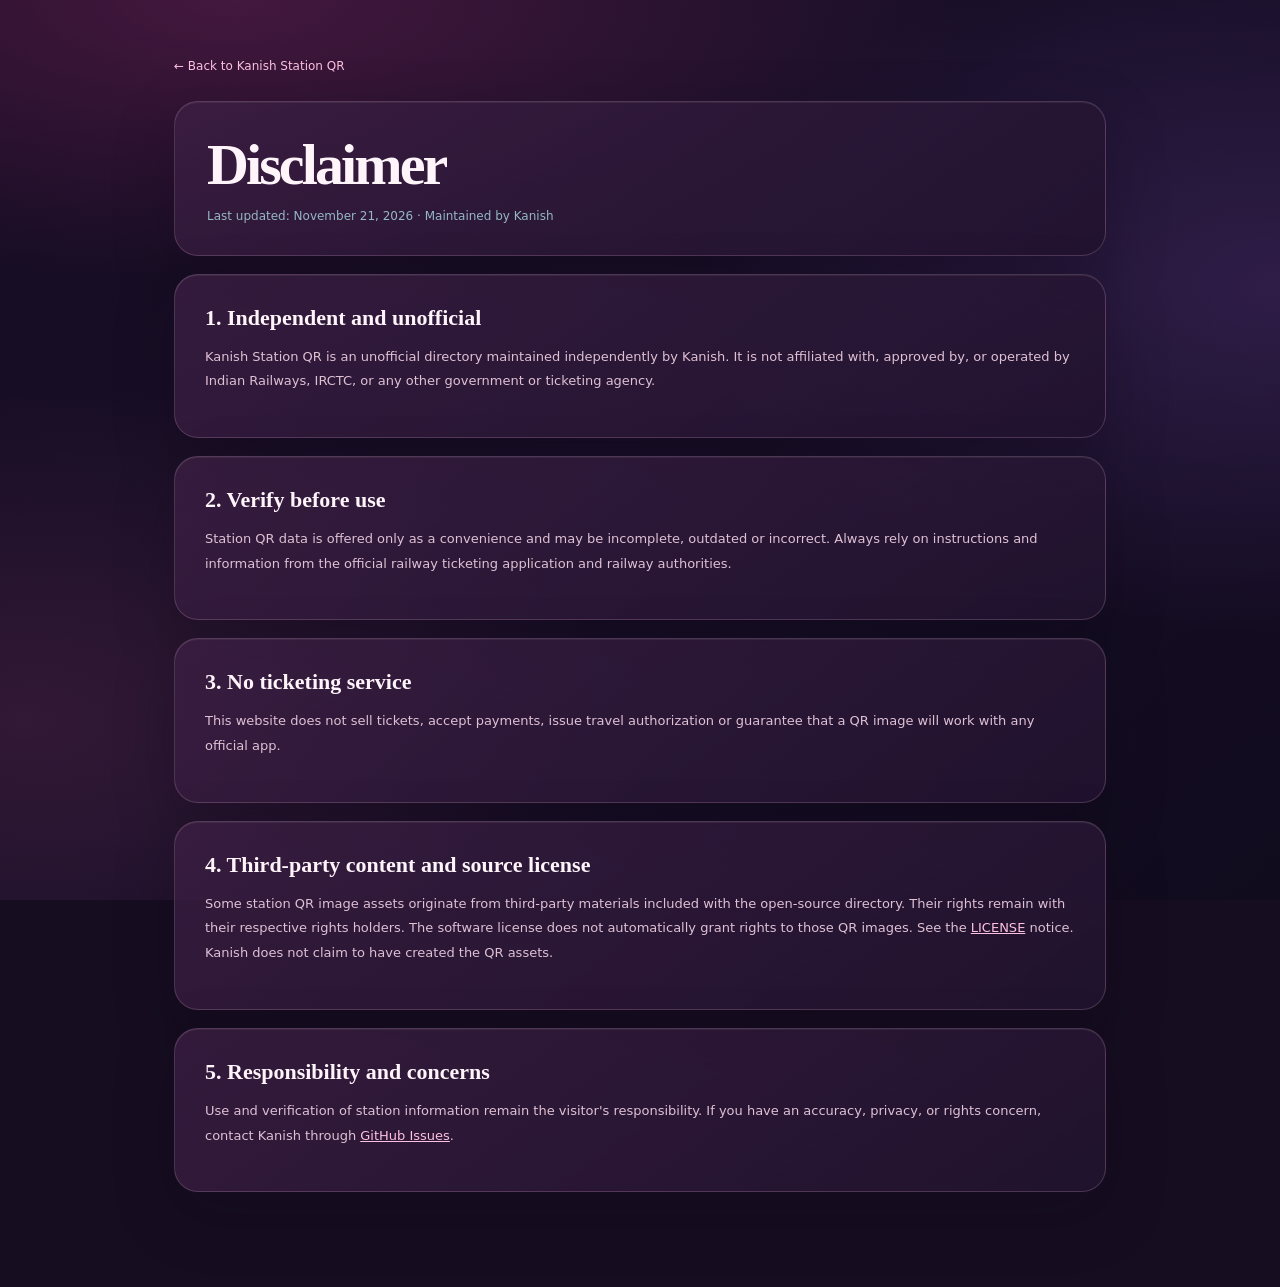
<file: disclaimer.html>
<!doctype html>
<html lang="en-IN">
<head>
  <meta charset="UTF-8" />
  <meta name="viewport" content="width=device-width, initial-scale=1.0" />
  <meta name="description" content="Important unofficial service and third-party asset notice for Kanish Station QR." />
  <meta name="theme-color" content="#081523" />
  <meta property="og:title" content="Disclaimer | Kanish Station QR" />
  <link rel="canonical" href="https://utsqr-station-directory.pages.dev/disclaimer.html" />
  <link rel="stylesheet" href="styles.css" />
  <link rel="stylesheet" href="love.css" />
  <title>Disclaimer | Kanish Station QR</title>
</head>
<body class="policy-body">
  <main class="policy-main">
    <a class="policy-back" href="index.html">← Back to Kanish Station QR</a>
    <section class="panel policy-hero"><h1>Disclaimer</h1><p>Last updated: November 21, 2026 · Maintained by Kanish</p></section>
    <section class="panel policy-section"><h2>1. Independent and unofficial</h2><p>Kanish Station QR is an unofficial directory maintained independently by Kanish. It is not affiliated with, approved by, or operated by Indian Railways, IRCTC, or any other government or ticketing agency.</p></section>
    <section class="panel policy-section"><h2>2. Verify before use</h2><p>Station QR data is offered only as a convenience and may be incomplete, outdated or incorrect. Always rely on instructions and information from the official railway ticketing application and railway authorities.</p></section>
    <section class="panel policy-section"><h2>3. No ticketing service</h2><p>This website does not sell tickets, accept payments, issue travel authorization or guarantee that a QR image will work with any official app.</p></section>
    <section class="panel policy-section"><h2>4. Third-party content and source license</h2><p>Some station QR image assets originate from third-party materials included with the open-source directory. Their rights remain with their respective rights holders. The software license does not automatically grant rights to those QR images. See the <a href="LICENSE">LICENSE</a> notice. Kanish does not claim to have created the QR assets.</p></section>
    <section class="panel policy-section"><h2>5. Responsibility and concerns</h2><p>Use and verification of station information remain the visitor's responsibility. If you have an accuracy, privacy, or rights concern, contact Kanish through <a href="https://github.com/arpit-ae/utsqr/issues" target="_blank" rel="noopener noreferrer">GitHub Issues</a>.</p></section>
  </main>
</body>
</html>
</file>
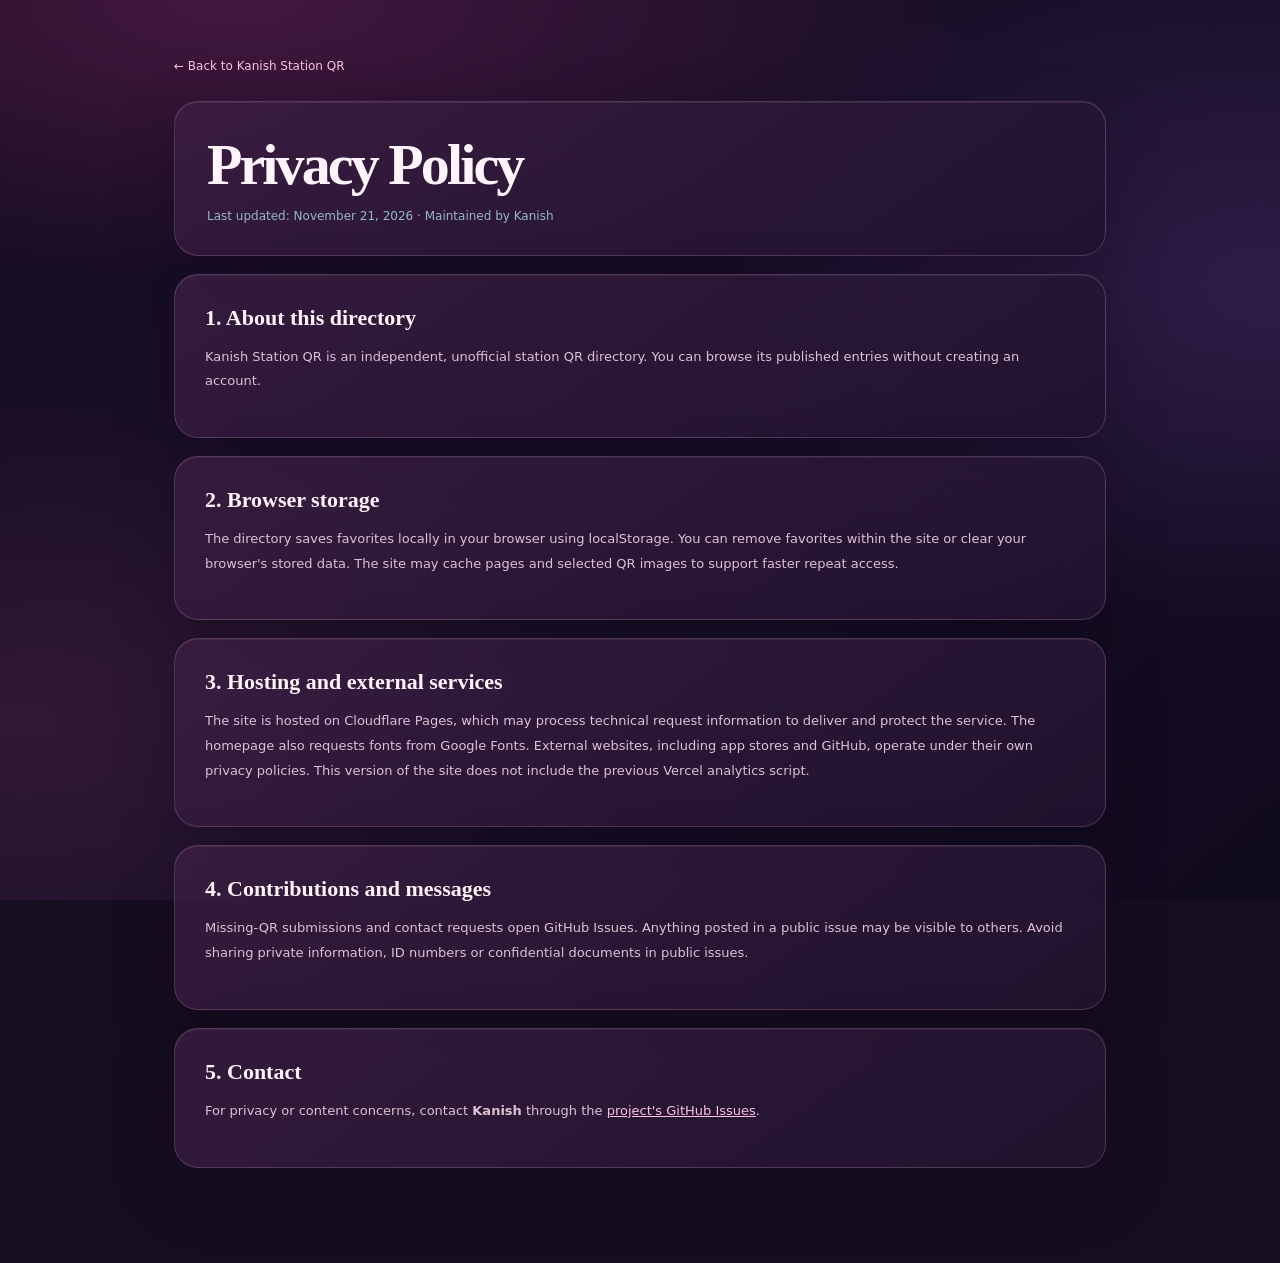
<file: privacy.html>
<!doctype html>
<html lang="en-IN">
<head>
  <meta charset="UTF-8" />
  <meta name="viewport" content="width=device-width, initial-scale=1.0" />
  <meta name="description" content="Privacy information for Kanish Station QR, an independent unofficial station directory." />
  <meta name="theme-color" content="#081523" />
  <meta property="og:title" content="Privacy Policy | Kanish Station QR" />
  <meta property="og:description" content="How Kanish Station QR handles browser favorites, contributions and external services." />
  <link rel="canonical" href="https://utsqr-station-directory.pages.dev/privacy.html" />
  <link rel="stylesheet" href="styles.css" />
  <link rel="stylesheet" href="love.css" />
  <title>Privacy Policy | Kanish Station QR</title>
</head>
<body class="policy-body">
  <main class="policy-main">
    <a class="policy-back" href="index.html">← Back to Kanish Station QR</a>
    <section class="panel policy-hero"><h1>Privacy Policy</h1><p>Last updated: November 21, 2026 · Maintained by Kanish</p></section>
    <section class="panel policy-section"><h2>1. About this directory</h2><p>Kanish Station QR is an independent, unofficial station QR directory. You can browse its published entries without creating an account.</p></section>
    <section class="panel policy-section"><h2>2. Browser storage</h2><p>The directory saves favorites locally in your browser using localStorage. You can remove favorites within the site or clear your browser's stored data. The site may cache pages and selected QR images to support faster repeat access.</p></section>
    <section class="panel policy-section"><h2>3. Hosting and external services</h2><p>The site is hosted on Cloudflare Pages, which may process technical request information to deliver and protect the service. The homepage also requests fonts from Google Fonts. External websites, including app stores and GitHub, operate under their own privacy policies. This version of the site does not include the previous Vercel analytics script.</p></section>
    <section class="panel policy-section"><h2>4. Contributions and messages</h2><p>Missing-QR submissions and contact requests open GitHub Issues. Anything posted in a public issue may be visible to others. Avoid sharing private information, ID numbers or confidential documents in public issues.</p></section>
    <section class="panel policy-section"><h2>5. Contact</h2><p>For privacy or content concerns, contact <strong>Kanish</strong> through the <a href="https://github.com/arpit-ae/utsqr/issues" target="_blank" rel="noopener noreferrer">project's GitHub Issues</a>.</p></section>
  </main>
</body>
</html>
</file>
<file: styles.css>
/* KANISH STATION QR — independent design system */
:root{
  color-scheme:dark;
  --bg:#071521;
  --bg-deep:#06111c;
  --surface:#0d2030;
  --surface-raised:#142b3b;
  --border:rgba(180,230,241,.15);
  --border-strong:rgba(178,231,240,.28);
  --ink:#f2f9ff;
  --soft-ink:#aabfcf;
  --muted:#819bab;
  --mint:#83f5d8;
  --sky:#8bbbff;
  --lime:#cef9b0;
  --warn:#ffd391;
  --error:#ff9da5;
  --ok:#83f5d8;
  --accent:#83f5d8;
  --accent-2:#8bbbff;
  --radius:24px;
  --ease:cubic-bezier(.22,1,.36,1);
}
*{box-sizing:border-box}
html{scroll-behavior:smooth;scroll-padding-top:110px}
body{margin:0;min-height:100vh;overflow-x:hidden;background:var(--bg);color:var(--ink);font-family:Manrope,system-ui,sans-serif;-webkit-font-smoothing:antialiased}
body::before{content:"";position:fixed;inset:0;z-index:-3;background:radial-gradient(ellipse 70% 45% at 15% 0%,#173d46 0%,transparent 68%),radial-gradient(ellipse 45% 35% at 95% 10%,#172c4a 0%,transparent 72%),linear-gradient(#071521,#071521);pointer-events:none}
::selection{background:#9eeed8;color:#062e32}
a{color:inherit}
button,input{font:inherit}
button{cursor:pointer}
button:disabled{cursor:not-allowed;opacity:.52}
:focus-visible{outline:2px solid var(--mint);outline-offset:4px}
[hidden]{display:none!important}
.skip-link{position:fixed;z-index:200;left:16px;top:-80px;background:var(--mint);color:#082b32;padding:12px 20px;border-radius:12px;font-weight:800}
.skip-link:focus{top:12px}
.reading-progress{position:fixed;top:0;left:0;height:3px;width:0;background:linear-gradient(90deg,var(--mint),var(--sky));z-index:200;pointer-events:none}
.background-orb{position:fixed;z-index:-2;border-radius:50%;filter:blur(95px);pointer-events:none;animation:orb-drift 20s ease-in-out infinite alternate}
.background-orb--a{width:38vw;height:38vw;min-width:250px;min-height:250px;top:6%;left:-20%;background:rgba(60,155,156,.19)}
.background-orb--b{width:48vw;height:48vw;min-width:320px;min-height:320px;top:36%;right:-26%;background:rgba(97,105,223,.12);animation-delay:-8s}
.background-orb--c{width:33vw;height:33vw;min-width:280px;min-height:280px;bottom:5%;left:20%;background:rgba(85,212,179,.11);animation-delay:-12s}
.grain-overlay{position:fixed;inset:0;pointer-events:none;z-index:90;opacity:.12;background-image:url("data:image/svg+xml,%3Csvg viewBox='0 0 180 180' xmlns='http://www.w3.org/2000/svg'%3E%3Cfilter id='n'%3E%3CfeTurbulence type='fractalNoise' baseFrequency='.7' numOctaves='3' stitchTiles='stitch'/%3E%3C/filter%3E%3Crect width='100%25' height='100%25' filter='url(%23n)' opacity='.19'/%3E%3C/svg%3E")}
.site-wrap{position:relative;max-width:1600px;margin:auto}
.site-header{position:sticky;top:0;z-index:80;padding:16px clamp(16px,5vw,72px);background:rgba(7,21,33,.74);backdrop-filter:blur(24px);-webkit-backdrop-filter:blur(24px);border-bottom:1px solid rgba(160,220,231,.07)}
.topbar{max-width:1480px;margin:auto;display:flex;align-items:center;justify-content:space-between;gap:22px}
.brand-lockup{display:inline-flex;align-items:center;gap:12px;min-width:max-content;text-decoration:none}
.brand-icon{width:43px;height:43px;display:grid;place-items:center;position:relative;isolation:isolate;border-radius:14px;background:linear-gradient(135deg,#9efde1,#7caef8);color:#06232c;box-shadow:0 4px 22px rgba(124,248,209,.16)}
.brand-icon span{font:700 27px/1 "Space Grotesk",sans-serif}
.brand-icon i{position:absolute;right:-3px;top:-3px;width:10px;height:10px;border-radius:50%;background:#deffc5;border:2px solid var(--bg)}
.brand-copy{display:grid;gap:2px}
.brand-copy strong{font:700 20px/1 "Space Grotesk",sans-serif;letter-spacing:-.055em;color:#e9fdfa}
.brand-dot{color:var(--mint)}
.brand-copy small{font:500 8.5px/1.4 "DM Mono",monospace;letter-spacing:.14em;color:#86acb7}
.top-quick-links{display:flex;gap:clamp(14px,2.2vw,36px);align-items:center}
.top-quick-links a{font-size:12px;font-weight:700;color:#aac3cf;text-decoration:none;transition:color .2s ease}
.top-quick-links a:hover{color:#e6fff9}
.topbar-actions{display:flex;gap:11px;align-items:center}
.live-dot,.foot-pulse,.tiny-signal{width:7px;height:7px;display:inline-block;flex:none;background:var(--mint);border-radius:50%;box-shadow:0 0 0 4px rgba(110,241,208,.1);animation:dot-breath 2.7s ease-in-out infinite}
.status-pill{font:600 10px/1 "DM Mono",monospace;white-space:nowrap;color:#a9d0d6}
.topbar-cta{font-size:12px;font-weight:800;text-decoration:none;white-space:nowrap;background:#c2ffeb;color:#05292e;padding:12px 17px;border-radius:50px;transition:transform .25s var(--ease),box-shadow .25s}
.topbar-cta:hover{transform:translateY(-2px);box-shadow:0 8px 28px rgba(131,245,216,.22)}
.topbar-cta span{margin-left:8px}
.hero{display:grid;grid-template-columns:1.08fr .92fr;gap:clamp(22px,4vw,65px);align-items:center;padding:clamp(56px,8.8vw,124px) clamp(20px,6.1vw,98px) clamp(80px,9vw,135px);min-height:660px}
.hero-left{position:relative;z-index:2;animation:rise-in .9s var(--ease) both}
.eyebrow,.section-index,.section-kicker,.micro-label,.feature-nr,.section-topline-right{font:500 10px/1.5 "DM Mono",monospace;letter-spacing:.16em}
.eyebrow{display:flex;align-items:center;gap:10px;color:var(--mint);margin-bottom:28px}
.eyebrow-line{width:23px;height:1px;background:var(--mint)}
.eyebrow-shine{font-size:15px;animation:star-spin 10s linear infinite}
.hero h1{font-family:"Space Grotesk",sans-serif;font-size:clamp(50px,6.1vw,100px);letter-spacing:-.075em;line-height:1.02;font-weight:600;margin:0 0 28px;color:#f8ffff}
.gradient-text{background:linear-gradient(95deg,#a9ffda 8%,#80dacb 43%,#94baff 95%);-webkit-background-clip:text;background-clip:text;color:transparent}
.punctuation{color:var(--mint)}
.hero-copy{max-width:540px;margin:0;color:#aac3ce;font-size:clamp(14px,1.2vw,16px);line-height:1.95}
.hero-actions{display:flex;flex-wrap:wrap;gap:12px;margin-top:35px}
.button{display:inline-flex;align-items:center;justify-content:center;gap:12px;padding:15px 23px;min-height:54px;border-radius:999px;font-size:13px;font-weight:800;text-decoration:none;border:1px solid transparent;transition:transform .3s var(--ease),background .3s ease,box-shadow .3s ease}
.button:hover{transform:translateY(-3px)}
.button-primary{background:linear-gradient(110deg,#adffe5,#89eccf,#a2cdff);color:#052a32;box-shadow:0 8px 35px rgba(90,246,206,.13)}
.button-primary:hover{box-shadow:0 12px 38px rgba(90,246,206,.25)}
.button-ghost{border-color:rgba(162,216,234,.25);background:rgba(255,255,255,.04);color:#d9e9ef}
.button-ghost:hover{background:rgba(255,255,255,.1)}
.button-sparkle{font-size:18px}
.hero-meta{display:flex;gap:14px;align-items:center;margin-top:58px}
.mini-avatars{display:flex;padding-left:3px}
.mini-avatars span{display:grid;place-items:center;margin-left:-3px;width:30px;height:30px;border-radius:50%;border:2px solid #071521;font:700 12px/1 "Space Grotesk";color:#153a3b;background:#d7f6e8}
.mini-avatars span:nth-child(2){background:#9dc8e7}
.mini-avatars span:nth-child(3){background:#b2adc7}
.hero-meta div:last-child{display:grid;gap:5px}
.hero-meta strong{font-size:11px;color:#ecfbff}
.hero-meta small{font:500 10px/1 "DM Mono";color:#8caab6}
.hero-right{min-width:0;position:relative;perspective:1000px;animation:rise-in 1.15s .15s var(--ease) both}
.visual-glow{position:absolute;inset:10% -3%;z-index:-1;background:radial-gradient(ellipse,#14756f66,transparent 70%);filter:blur(50px);animation:glow-shift 9s ease-in-out infinite alternate}
.visual-panel{border:1px solid rgba(182,241,243,.22);border-radius:29px;padding:18px 18px 14px;background:linear-gradient(135deg,rgba(24,60,72,.78),rgba(9,30,46,.93) 55%,rgba(24,37,73,.9));box-shadow:0 55px 95px #0006, inset 0 1px rgba(242,255,255,.1);transform:rotate(-3deg);transition:transform .8s var(--ease);overflow:hidden}
.hero-right:hover .visual-panel{transform:rotate(0deg) translateY(-5px)}
.visual-panel-head,.visual-panel-foot{display:flex;justify-content:space-between;align-items:center;gap:8px;font:500 9px/1.5 "DM Mono";letter-spacing:.075em;color:#a7c8d4}
.visual-panel-head{padding:8px 9px 12px}
.visual-panel-logo{display:inline-flex;align-items:center;gap:11px;color:#e9faf9;font-weight:600}
.visual-panel-badge{background:rgba(255,255,255,.055);border:1px solid #ffffff18;border-radius:50px;padding:7px 11px}
.network-board{position:relative;isolation:isolate;border-radius:20px;min-height:355px;background:radial-gradient(ellipse at 50% 35%,rgba(41,89,115,.4),transparent 70%),linear-gradient(145deg,#0a2134,#0d2538);overflow:hidden;border:1px solid rgba(176,233,239,.13)}
.network-grid{position:absolute;inset:0;background-image:linear-gradient(rgba(166,228,230,.05) 1px,transparent 1px),linear-gradient(90deg,rgba(166,228,230,.05) 1px,transparent 1px);background-size:24px 24px;mask-image:linear-gradient(to bottom,#000,transparent 90%)}
.route-illustration{position:absolute;inset:12px 5px;width:calc(100% - 10px);height:calc(100% - 24px);overflow:visible}
.animated-route{animation:route-flow 22s linear infinite}
.floating-ticket{display:flex;align-items:center;gap:12px;position:absolute;z-index:3;border:1px solid rgba(191,252,242,.23);border-radius:15px;padding:13px 14px;background:rgba(12,39,54,.83);box-shadow:0 14px 34px #00152255;backdrop-filter:blur(16px)}
.floating-ticket span:not(.tiny-qr):not(.ticket-arrow){display:grid;gap:5px}
.floating-ticket strong{font-size:11px;color:#f3fffb}
.floating-ticket small{font-size:9px;color:#9dbcc9}
.floating-ticket--top{top:52px;right:15px;animation:float-card 6s ease-in-out infinite}
.floating-ticket--bottom{bottom:38px;left:20px;animation:float-card 6s ease-in-out -3s infinite}
.ticket-icon{width:32px;height:32px;display:grid;place-items:center;border-radius:9px;background:#95f8d9;color:#053138;font-size:25px}
.ticket-arrow{color:#83f5d8;margin-left:8px}
.tiny-qr{width:33px;height:33px;background:#e0fbf4;display:grid;grid-template-columns:repeat(2,1fr);gap:4px;padding:5px;border-radius:7px}
.tiny-qr i{background:#123a41;border-radius:2px}
.visual-panel-foot{padding:16px 9px 4px;color:#8eb5c3}
.visual-panel-foot span:first-child{display:flex;align-items:center;gap:10px}
.visual-decoration{position:absolute;color:#b1efde;text-shadow:0 0 40px #6aeaca80;pointer-events:none}
.visual-decoration-one{font-size:52px;top:-45px;right:30px;animation:float-card 7s ease-in-out infinite}
.visual-decoration-two{font-size:22px;bottom:-32px;left:10px;animation:star-spin 13s linear infinite}
.marquee-outer{border-top:1px solid rgba(188,227,230,.12);border-bottom:1px solid rgba(188,227,230,.12);overflow:hidden;background:rgba(12,32,47,.46);padding:16px 0}
.marquee-track{display:flex;align-items:center;width:max-content;gap:40px;animation:marquee 35s linear infinite}
.marquee-track span{font:500 11px/1.5 "DM Mono";color:#a0bfce;letter-spacing:.13em;white-space:nowrap}
.marquee-track i{font-style:normal;color:var(--mint);font-size:16px}
.stats-section{display:grid;grid-template-columns:1.45fr repeat(3,1fr);margin:0 clamp(20px,6.1vw,98px);border-bottom:1px solid var(--border);align-items:center;min-height:150px}
.stats-note{display:flex;align-items:center;gap:15px}
.stats-orb{display:grid;place-items:center;width:48px;height:48px;border-radius:15px;background:#83f5d81b;color:var(--mint);font-size:30px}
.stats-note div{display:grid;gap:5px}
.stats-note strong{font-size:13px}
.stats-note small{font-size:11px;color:var(--muted)}
.stat{padding:25px 24px;border-left:1px solid var(--border);display:grid;gap:7px}
.stat strong{font:600 clamp(26px,2.9vw,40px)/1 "Space Grotesk";letter-spacing:-.05em}
.stat span{font-size:11px;color:var(--soft-ink)}
.directory-section,.features-section{padding:125px clamp(20px,6.1vw,98px) 20px}
.section-topline{display:flex;justify-content:space-between;border-top:1px solid var(--border);padding-top:16px;gap:18px}
.section-index{color:var(--mint)}
.section-topline-right{color:#819ca9;text-align:right}
.section-intro{display:flex;align-items:end;justify-content:space-between;gap:28px;margin:45px 0}
.section-kicker{display:block;color:#91bdcb;margin-bottom:12px}
.section-intro h2,.about-copy h2,.contribute-content h2{font:600 clamp(36px,4.4vw,66px)/1.12 "Space Grotesk";letter-spacing:-.055em;margin:0}
.section-intro h2 em,.about-copy h2 em,.contribute-content h2 em{font-style:normal;background:linear-gradient(105deg,#a8f9d8,#8abafc);-webkit-background-clip:text;background-clip:text;color:transparent}
.section-intro>p{max-width:315px;font-size:13px;line-height:1.9;color:#a1b9c6;margin:0 0 6px}
.finder-section{display:grid;grid-template-columns:minmax(0,1.3fr) minmax(0,.85fr);align-items:stretch;gap:20px}
.panel{border:1px solid var(--border);border-radius:24px;background:linear-gradient(155deg,rgba(20,47,63,.76),rgba(10,31,47,.87));box-shadow:inset 0 1px rgba(255,255,255,.05),0 18px 48px rgba(0,5,19,.1)}
.search-panel,.result-panel{padding:clamp(20px,3vw,36px);min-width:0}
.panel-header{display:flex;justify-content:space-between;align-items:center;gap:15px;margin-bottom:30px}
.panel-header h3,.favorites-heading h3{font:600 24px/1.2 "Space Grotesk";letter-spacing:-.035em;margin:8px 0 0}
.micro-label{color:#89aeba;font-size:9px;letter-spacing:.16em}
.panel-header-icon{display:grid;place-items:center;width:48px;height:48px;font-size:28px;border:1px solid rgba(155,223,226,.17);border-radius:15px;background:#ffffff08;color:var(--mint)}
.search-grid{display:grid;grid-template-columns:1fr 1fr;gap:14px}
.field{display:flex;flex-direction:column;gap:12px;min-width:0}
.field>span{font-size:12px;font-weight:700;color:#d8ebef}
.field-number{font:500 10px/1 "DM Mono";color:var(--mint);margin-right:8px}
.field input{width:100%;height:57px;border-radius:14px;border:1px solid rgba(168,221,239,.19);padding:0 17px;background:rgba(1,20,31,.53);color:#f3fffe;font-size:13px;transition:border-color .2s,box-shadow .2s,background .2s}
.field input::placeholder{color:#829ca8}
.field input:hover{border-color:#91c3d377}
.field input:focus{outline:0;border-color:var(--mint);box-shadow:0 0 0 3px rgba(131,245,216,.1);background:#0d2735}
.find-btn{grid-column:1/-1;margin-top:4px;display:flex;justify-content:space-between;align-items:center;min-height:55px;padding:0 20px;background:linear-gradient(110deg,#a6fadc,#a1d0ff);border:0;border-radius:14px;color:#042633;font-size:13px;font-weight:800;transition:transform .25s var(--ease),box-shadow .25s}
.find-btn:hover{transform:translateY(-2px);box-shadow:0 9px 30px rgba(128,235,220,.15)}
.find-btn span{font-size:20px}
.search-help{font-size:11px;line-height:1.7;color:#8faeba;margin:17px 0 26px}
kbd{font:500 11px/1 "DM Mono";display:inline-flex;align-items:center;justify-content:center;padding:2px 5px;border:1px solid #668494;border-radius:4px;color:#d6f2f2}
.quick-access-row{border-top:1px solid var(--border);padding:24px 0 7px;display:grid;gap:13px}
.quick-picks{display:flex;flex-wrap:wrap;gap:9px;min-height:34px}
.quick-pick,.fav-pill button{font-size:11px;font-weight:700;color:#dcf6f1;background:rgba(172,230,240,.06);border:1px solid rgba(172,230,240,.23);border-radius:999px;padding:10px 14px;transition:background .2s,color .2s,transform .2s}
.quick-pick:hover,.fav-pill button:hover{background:#9ef8df;color:#062c30;transform:translateY(-2px)}
.quick-loading{font:11px "DM Mono";color:#85a6b8}
.action-row{display:flex;flex-wrap:wrap;gap:10px;margin-top:24px}
.secondary-btn,.tiny-btn{border:1px solid var(--border-strong);background:rgba(168,222,235,.05);color:#dff3f4;padding:11px 15px;border-radius:12px;font-size:11px;font-weight:800;transition:background .2s,transform .2s}
.secondary-btn:hover,.tiny-btn:hover{background:rgba(168,222,235,.14);transform:translateY(-1px)}
.secondary-btn:disabled{opacity:.42}
.action-row button span{color:var(--mint);font-size:17px;margin-right:5px}
.meta{font-size:10px;line-height:1.6;color:#86a4b3;margin:18px 0 0}
.action-status{margin:7px 0 0;min-height:15px;color:#a6f1d5}
.result-panel{display:flex;flex-direction:column}
.result-panel>.panel-header{margin-bottom:24px}
.result-empty,.result-missing,.result-card{border:1px dashed rgba(142,206,226,.22);border-radius:18px;min-height:330px;padding:22px;background:rgba(3,20,31,.48);display:flex;align-items:center;justify-content:center;flex-direction:column;text-align:center;gap:12px}
.result-empty>strong{font-size:15px;color:#e9fff7}
.result-empty>p{max-width:235px;margin:0;font-size:12px;line-height:1.8;color:#8eacba}
.empty-icon{height:85px;width:85px;display:grid;place-items:center;border:1px solid rgba(126,224,224,.23);border-radius:24px;background:linear-gradient(130deg,#173a45,#102838);position:relative;margin-bottom:10px;transform:rotate(-7deg)}
.empty-icon span{color:var(--mint);font-size:43px}
.empty-icon i{position:absolute;width:19px;height:19px;border-radius:50%;background:#8ebcff;right:-9px;top:-7px;border:4px solid #102838;box-shadow:0 0 22px #9cbcff88}
.result-card{gap:10px;justify-content:flex-start;border-style:solid}
.result-title{margin:4px 0 0;font:700 22px "Space Grotesk";letter-spacing:-.04em;color:#f4fdfb}
.result-subtitle{margin:0;font:500 11px/1.7 "DM Mono";color:#aec7d0}
.result-card img{display:block;max-width:100%;width:min(100%,250px);height:auto;background:white;padding:10px;border-radius:17px;margin:10px auto;border:1px solid rgba(194,229,232,.3);box-shadow:0 14px 35px #0005}
.status-ok,.status-missing,.status-error{font:700 11px/1.5 "Manrope";margin:8px 0}
.status-ok{color:var(--ok)}
.status-missing{color:var(--warn)}
.status-error{color:var(--error)}
.result-disclaimer{font-size:10px;line-height:1.7;color:#7e9eab;margin:16px 0 0}
.favorites-panel{margin-top:20px;padding:clamp(20px,3vw,32px)}
.favorites-head{display:flex;justify-content:space-between;align-items:center;gap:20px;margin-bottom:18px}
.favorites-heading{display:flex;align-items:center;gap:14px}
.favorites-icon{display:grid;place-items:center;width:47px;height:47px;border-radius:14px;background:#f9afd313;color:#ffd0e1;font-size:30px;border:1px solid #f5b6ce20}
.favorites-heading h3{font-size:20px}
.favorites-list{display:flex;flex-wrap:wrap;gap:10px}
.fav-empty{font-size:12px;line-height:1.8;color:#96b2be;margin:5px 0}
.fav-pill{display:inline-flex;align-items:center;gap:5px;border-radius:999px;background:#071d2b;padding:5px;border:1px solid var(--border)}
.fav-pill button{padding:8px 11px}
.fav-pill button:last-child{color:#d4a9b7;background:transparent;border-color:transparent}
.fav-pill button:last-child:hover{color:#1d2730;background:#ffbccb}
.features-section{padding-top:115px;padding-bottom:110px}
.features-grid{display:grid;grid-template-columns:1.14fr 1fr 1fr;gap:18px}
.feature-card{position:relative;min-width:0;min-height:390px;overflow:hidden;border:1px solid var(--border);border-radius:24px;padding:25px;background:linear-gradient(145deg,#132b3d,#0a1d2c);display:flex;flex-direction:column;transition:transform .45s var(--ease),border-color .3s ease,box-shadow .3s ease}
.feature-card:hover{transform:translateY(-8px);border-color:#a5e7d06b;box-shadow:0 30px 45px #0003}
.feature-card--spotlight{background:linear-gradient(155deg,#1b3e42,#0c2834 70%,#11253a)}
.feature-nr{color:#9ab7c5}
.feature-art{position:relative;flex:1;min-height:220px;display:flex;flex-direction:column;align-items:center;justify-content:center;gap:18px}
.feature-art--search::before{content:"";position:absolute;width:75%;height:160px;border-radius:50%;background:#79f1d91c;filter:blur(38px)}
.search-art-input,.search-art-pill{position:relative;z-index:1;display:flex;align-items:center;gap:12px;border-radius:15px;background:#0a2732;border:1px solid #6ddab555;padding:15px 20px;font:500 13px "DM Mono";box-shadow:0 16px 35px #0003}
.search-art-input{width:85%;max-width:270px;color:#d9f4ed;transform:rotate(-5deg)}
.search-art-input i{font-style:normal;font-size:26px;color:var(--mint)}
.search-art-pill{background:#aaf8dd;color:#0b3435;transform:rotate(5deg) translateX(35px);font-weight:800}
.feature-art--qr .mock-qr{width:118px;height:118px;display:grid;grid-template-columns:repeat(3,1fr);gap:7px;padding:12px;border-radius:18px;background:#d8fff0;transform:rotate(8deg);box-shadow:20px 20px 50px #0004}
.mock-qr b{background:#154b4d;border-radius:4px}
.mock-qr b:nth-child(2),.mock-qr b:nth-child(4),.mock-qr b:nth-child(9){opacity:.22}
.feature-art--qr>span{font:500 9px "DM Mono";letter-spacing:.15em;color:#9fcdc9}
.feature-art--favorite>span:first-child{width:124px;height:124px;display:grid;place-items:center;font-size:85px;color:#aef7e1;border-radius:30px;border:1px solid #9ee6df33;background:#2a505045;transform:rotate(-8deg);text-shadow:0 0 36px #9af5d669}
.favorite-stars{position:absolute;right:13%;top:25%;color:#c6e0ff;font-size:22px;letter-spacing:7px;animation:float-card 6s ease-in-out infinite}
.feature-copy{position:relative;z-index:2}
.feature-copy h3{font:600 21px/1.2 "Space Grotesk";letter-spacing:-.025em;margin:0 0 10px}
.feature-copy p{font-size:12px;line-height:1.85;color:#a3bcc9;margin:0}
.about-section{margin:0 clamp(20px,6.1vw,98px) 0;display:grid;grid-template-columns:1fr 1.05fr;gap:clamp(30px,7vw,105px);align-items:center;border-top:1px solid var(--border);padding:105px 0 125px}
.about-visual{min-height:500px;position:relative;display:flex;flex-direction:column;align-items:center;justify-content:center;border-radius:30px;border:1px solid rgba(174,231,230,.15);overflow:hidden;background:radial-gradient(circle at center,#204a4a 0%,#0e2833 43%,#0c2030 80%)}
.about-visual:before,.about-visual:after{content:"";position:absolute;inset:30px;border:1px solid rgba(194,244,223,.13);border-radius:50%;transform:scale(.94)}
.about-visual:after{inset:75px;transform:scale(1.13);border-style:dashed;animation:star-spin 90s linear infinite}
.about-orbit{position:absolute;border:1px solid #7df5d658;border-radius:50%;width:330px;height:330px}
.about-orbit-a{transform:rotate(50deg) scaleY(.47)}
.about-orbit-b{transform:rotate(-50deg) scaleY(.47);border-color:#9ebeff55}
.about-monogram{position:relative;z-index:2;font:700 180px/1 "Space Grotesk";letter-spacing:-.12em;color:#c0ffee;text-shadow:0 0 80px #aef9dc33;animation:float-card 7s ease-in-out infinite}
.about-monogram span{color:#8db7ff}
.about-visual small{position:absolute;bottom:36px;font:500 10px "DM Mono";letter-spacing:.15em;color:#9dc4c9}
.about-copy .section-index{display:block;margin-bottom:36px}
.about-copy .section-kicker{margin-bottom:18px}
.about-copy h2{margin-bottom:30px}
.about-copy>p{font-size:13px;line-height:2;color:#9db7c7;max-width:520px;margin:0 0 16px}
.about-copy>p strong{color:#c1ffe7}
.about-signature{display:flex;align-items:center;gap:15px;flex-wrap:wrap;margin:30px 0}
.signature-line{height:1px;width:45px;background:var(--mint)}
.about-signature strong{font:600 25px "Space Grotesk";letter-spacing:-.03em;color:#c4ffec}
.about-signature small{font:500 10px/1.6 "DM Mono";color:#8eaeb9}
.about-link{display:inline-flex;align-items:center;gap:18px;text-decoration:none;color:#acffe6;font-size:12px;font-weight:800;border-bottom:1px solid #acffe66b;padding-bottom:9px;transition:gap .2s}
.about-link:hover{gap:25px}
.contribute-section{position:relative;overflow:hidden;margin:0 clamp(20px,6.1vw,98px) 25px;border-radius:30px;border:1px solid rgba(188,239,236,.2);background:linear-gradient(112deg,#1c4c53,#123747 52%,#152746);padding:clamp(34px,6vw,80px)}
.contribute-glow{position:absolute;right:-18%;top:-35%;width:70%;height:160%;background:radial-gradient(circle,rgba(120,248,213,.16),transparent 70%);pointer-events:none}
.contribute-content{position:relative;z-index:2;max-width:700px}
.contribute-content h2{margin:24px 0}
.contribute-content>p{max-width:580px;font-size:13px;line-height:1.9;color:#b9d3d9}
.contribute-actions{display:flex;gap:10px;flex-wrap:wrap;margin-top:30px}
.contribute-mark{font:700 clamp(180px,32vw,460px)/1 "Space Grotesk";position:absolute;right:-30px;bottom:-140px;transform:rotate(-15deg);color:#b5f7e709;pointer-events:none}
.notice-panel{margin:45px clamp(20px,6.1vw,98px) 110px;display:flex;align-items:flex-start;gap:14px;padding:24px 28px;border:1px solid #b4d5de22;border-radius:20px;background:#ffffff05}
.notice-icon{display:grid;place-items:center;width:25px;height:25px;min-width:25px;border:1px solid #a0d6d844;border-radius:50%;color:#a7dddb;font:700 13px "DM Mono"}
.notice-panel h3{font-size:12px;margin:0 0 8px;color:#d6e7e9}
.notice-panel p{font-size:11px;line-height:1.9;margin:0;color:#8faab7}
.notice-panel a{color:#b5e9de;text-underline-offset:3px}
.footer{margin-top:0;border-top:1px solid var(--border);background:rgba(4,15,27,.7)}
.footer-inner{padding:72px clamp(20px,6.1vw,98px) 24px;display:grid;grid-template-columns:1.1fr 1fr;gap:60px}
.footer-main{max-width:300px}
.footer-brand{font:700 42px/1 "Space Grotesk";letter-spacing:-.07em;text-decoration:none}
.footer-brand span{color:var(--mint)}
.footer-main p{font-size:12px;line-height:1.9;color:#9fb9c5}
.footer-sub{font:500 9px/1.6 "DM Mono";letter-spacing:.11em;color:#7c9cac}
.footer-links{display:grid;grid-template-columns:repeat(3,1fr);gap:20px}
.footer-links>div{display:flex;flex-direction:column;gap:14px}
.footer-links strong{font:600 10px "DM Mono";letter-spacing:.13em;color:#b2f5e4;margin-bottom:6px}
.footer-links a{font-size:11px;text-decoration:none;color:#9db6c5;transition:color .2s}
.footer-links a:hover{color:#f1fffa}
.footer-bottom{grid-column:1/-1;display:flex;align-items:center;justify-content:space-between;gap:15px;flex-wrap:wrap;border-top:1px solid var(--border);padding-top:24px;font:500 10px "DM Mono";color:#819fad}
.footer-bottom span span{color:var(--mint)}
.footer-bottom>a{color:#b1e8de;text-decoration:none}
.install-float{position:fixed;bottom:18px;right:18px;z-index:70;border:1px solid #caffed;background:var(--mint);color:#053037;padding:14px 20px;border-radius:999px;font-weight:800;font-size:12px;box-shadow:0 15px 40px #0006;transition:transform .2s}
.install-float:hover{transform:translateY(-3px)}

/* Supplemental policy pages */
.policy-body{background:var(--bg)}
.policy-main{max-width:980px;margin:0 auto;padding:55px 24px 95px;display:grid;gap:18px}
.policy-back{display:inline-block;text-decoration:none;color:var(--mint);font-size:12px;margin:4px 0 10px}
.policy-hero{padding:32px!important}
.policy-hero h1{font:600 clamp(32px,5vw,58px)/1.08 "Space Grotesk";letter-spacing:-.05em;margin:0 0 12px}
.policy-hero p{color:#95b8c3;font-size:12px;margin:0}
.policy-section{padding:30px!important}
.policy-section h2{margin:0 0 14px;font:600 22px "Space Grotesk"}
.policy-section p,.policy-section li{color:#a9bfcd;font-size:13px;line-height:1.9}
.policy-section ul{padding-left:20px}
.policy-section a{color:var(--mint)}

/* Motion and viewport tuning */
@keyframes rise-in{from{opacity:0;transform:translateY(26px)}to{opacity:1;transform:translateY(0)}}
@keyframes orb-drift{from{transform:translate3d(0,0,0) scale(1)}to{transform:translate3d(10%,6%,0) scale(1.12)}}
@keyframes dot-breath{0%,100%{opacity:1;box-shadow:0 0 0 4px #6ef1d019}50%{opacity:.55;box-shadow:0 0 0 8px #6ef1d00b}}
@keyframes route-flow{to{stroke-dashoffset:-500}}
@keyframes float-card{0%,100%{transform:translateY(0)}50%{transform:translateY(-10px)}}
@keyframes star-spin{to{transform:rotate(360deg)}}
@keyframes glow-shift{to{transform:translate(8%,-7%) scale(1.07)}}
@keyframes marquee{to{transform:translateX(-50%)}}
@media (min-width:1440px){.hero h1{font-size:clamp(70px,6vw,100px)}}
@media (max-width:1160px){
  .top-quick-links{gap:16px}
  .topbar-actions .status-pill,.topbar-actions .live-dot{display:none}
  .hero{gap:26px}
  .hero h1{font-size:clamp(48px,5.6vw,75px)}
  .hero-right .visual-panel{transform:rotate(-1deg)}
  .stats-section{grid-template-columns:1.2fr repeat(3,1fr)}
  .stat{padding:22px 13px}
}
@media (max-width:900px){
  .top-quick-links{display:none}
  .site-header{padding:13px 20px}
  .hero{grid-template-columns:1fr;padding-top:72px;padding-bottom:75px}
  .hero h1{font-size:clamp(56px,8vw,82px)}
  .hero-copy{max-width:650px}
  .hero-meta{margin-top:35px}
  .hero-right{width:min(100%,600px);margin:10px auto 0}
  .stats-section{grid-template-columns:repeat(3,1fr);padding:18px 0}
  .stats-note{grid-column:1/-1;padding:12px 0 22px}
  .stat:first-of-type{border-left:0}
  .directory-section,.features-section{padding-top:78px}
  .finder-section{grid-template-columns:1fr}
  .result-panel{min-height:380px}
  .result-empty,.result-missing,.result-card{flex:1}
  .features-grid{grid-template-columns:repeat(2,1fr)}
  .feature-card:last-child{grid-column:1/-1;min-height:340px}
  .about-section{grid-template-columns:1fr;gap:55px;padding:75px 0}
  .about-visual{min-height:370px}
  .footer-inner{gap:32px;grid-template-columns:1fr}
  .footer-links{max-width:700px}
}
@media(max-width:620px){
  html{scroll-padding-top:85px}
  .site-header{padding:11px 16px}
  .brand-icon{width:37px;height:37px;border-radius:11px}
  .brand-icon span{font-size:23px}
  .brand-copy strong{font-size:19px}
  .brand-copy small{font-size:7px}
  .topbar-cta{padding:11px 14px;font-size:11px}
  .hero{padding:58px 20px 64px;min-height:0}
  .hero h1{font-size:clamp(45px,11.3vw,70px)}
  .eyebrow{font-size:8px;letter-spacing:.1em;margin-bottom:20px}
  .hero-copy{font-size:13px;line-height:1.9}
  .hero-actions{margin-top:24px;gap:9px}
  .button{padding:13px 16px;min-height:47px;font-size:11px}
  .hero-meta{margin-top:28px}
  .hero-right{margin-top:28px}
  .visual-panel{padding:11px 11px 10px;border-radius:20px!important}
  .visual-panel-head,.visual-panel-foot{font-size:7.5px}
  .network-board{min-height:285px}
  .floating-ticket{padding:10px}
  .floating-ticket--top{top:38px;right:9px}
  .floating-ticket--bottom{bottom:20px;left:9px}
  .floating-ticket strong{font-size:10px}
  .floating-ticket small{font-size:8px}
  .visual-decoration-one{top:-27px;font-size:35px}
  .stats-section{margin:0 20px}
  .stats-note{gap:11px}
  .stat{padding:15px 6px}
  .stat strong{font-size:clamp(22px,6vw,30px)}
  .stat span{font-size:9px;line-height:1.5}
  .directory-section,.features-section{padding:75px 20px 0}
  .section-intro{flex-direction:column;align-items:start;gap:14px;margin:28px 0}
  .section-intro h2,.about-copy h2,.contribute-content h2{font-size:clamp(37px,9vw,52px)}
  .section-intro>p{max-width:350px}
  .section-topline-right{font-size:8px;max-width:45%;line-height:1.6}
  .search-panel,.result-panel{padding:20px}
  .panel-header{margin-bottom:24px}
  .panel-header h3{font-size:22px}
  .search-grid{grid-template-columns:1fr;gap:16px}
  .find-btn{grid-column:1}
  .result-empty,.result-missing,.result-card{min-height:285px}
  .favorites-head{align-items:start}
  .favorites-heading h3{font-size:18px}
  .features-grid{grid-template-columns:1fr;gap:13px}
  .feature-card,.feature-card:last-child{grid-column:auto;min-height:350px}
  .feature-art{min-height:190px}
  .about-section{margin:0 20px;padding:76px 0 85px}
  .about-visual{min-height:330px}
  .about-orbit{width:270px;height:270px}
  .about-monogram{font-size:145px}
  .about-copy .section-index{margin-bottom:26px}
  .contribute-section{margin:0 20px 20px;border-radius:22px;padding:32px 22px}
  .contribute-actions{align-items:stretch;flex-direction:column}
  .notice-panel{margin:32px 20px 70px;padding:20px 17px}
  .footer-inner{padding:53px 20px 20px}
  .footer-links{grid-template-columns:repeat(2,1fr);gap:31px 20px}
  .footer-bottom{gap:11px}
  .footer-bottom>span:nth-child(2){display:none}
}
@media(max-width:360px){
  .brand-copy small{display:none}
  .hero h1{font-size:41px}
  .topbar-cta{padding:9px 12px}
  .stats-section{grid-template-columns:repeat(3,minmax(0,1fr))}
  .stat strong{font-size:22px}
}
@media(prefers-reduced-motion:reduce){
  html{scroll-behavior:auto}
  *,*::before,*::after{animation-duration:.01ms!important;animation-iteration-count:1!important;transition-duration:.01ms!important}
}
</file>
<file: love.css>
/* KANISH / HEART EDITION — dreamy, accessible romantic atmosphere */
:root{
  --bg:#160d21;
  --bg-deep:#0f0b1b;
  --surface:#28192f;
  --surface-raised:#36223f;
  --border:rgba(255,199,226,.19);
  --border-strong:rgba(255,198,229,.36);
  --ink:#fff4f9;
  --soft-ink:#ddc3d4;
  --muted:#bda4bb;
  --mint:#ffb4d6;
  --sky:#c8b4ff;
  --lime:#ffe1c9;
  --accent:#ffb4d6;
  --accent-2:#c8b4ff;
}
body{
  background:#150c20;
  color:#fff4fa;
}
body::before{
  background:
    radial-gradient(ellipse 85% 45% at 18% 0%,rgba(130,39,100,.42) 0%,transparent 70%),
    radial-gradient(ellipse 65% 55% at 100% 32%,rgba(104,63,150,.31) 0%,transparent 70%),
    radial-gradient(ellipse 60% 48% at 2% 80%,rgba(169,70,118,.18) 0%,transparent 78%),
    linear-gradient(140deg,#160c22,#180f28 48%,#110b1e);
}
::selection{background:#ffbbdc;color:#35142d}
.background-orb--a{background:rgba(248,83,161,.25);filter:blur(115px)}
.background-orb--b{background:rgba(154,116,251,.21);filter:blur(110px)}
.background-orb--c{background:rgba(255,157,180,.14);filter:blur(100px)}
.reading-progress{background:linear-gradient(90deg,#ff96c7,#b6b5ff,#ffe2ed)}
:focus-visible{outline-color:#ffc7e7}
.site-header{background:rgba(21,12,32,.76);border-color:#ffdaef1a}
.brand-icon{background:linear-gradient(140deg,#ffc5e5,#c8b7ff);color:#43223f;box-shadow:0 8px 35px #ff87c133}
.brand-icon i,.live-dot,.tiny-signal,.foot-pulse{background:#ffd3e7;box-shadow:0 0 0 4px #ffa5cf1c}
.brand-copy strong,.brand-lockup{color:#fff0f9}
.brand-dot,.brand-copy small,.eyebrow,.section-index,.section-kicker,.micro-label{color:#ffb8d9}
.top-quick-links a{color:#e8cbdc}
.top-quick-links a:hover{color:#fff}
.status-pill{color:#ffdfec}
.topbar-cta{background:linear-gradient(110deg,#ffc5e1,#d7c3ff);color:#30182c}
.topbar-cta:hover{box-shadow:0 8px 28px #ef86c755}
.hero{position:relative}
.hero::after{
  content:"♡";position:absolute;left:44%;top:17%;font:100 105px/1 "Space Grotesk";
  color:#ffb4d608;transform:rotate(-21deg);pointer-events:none;
}
.hero h1{color:#fff5fc}
.hero-soft-line{font-size:.63em;font-weight:500;letter-spacing:-.06em;color:#ffe5f4}
.hero .gradient-text,.section-intro h2 em,.about-copy h2 em,.contribute-content h2 em,.memory-heading h2 em,.letter-introduction h2 em{
  background:linear-gradient(110deg,#ffd3e7 0%,#f9a7cf 40%,#bdadff 86%);
  -webkit-background-clip:text;background-clip:text;color:transparent;
}
.punctuation{color:#ffb1d7}
.eyebrow-line{background:#fba6d4}
.hero-copy{color:#e6cbdc}
.hero-whisper{font:500 clamp(12px,1.2vw,14px)/1.8 "Manrope",sans-serif;margin:18px 0 0;color:#f7bada;font-style:italic;letter-spacing:.012em}
.hero-whisper span{font-size:20px;margin-left:7px;vertical-align:middle;color:#f8a2c5}
.button-primary,.find-btn{background:linear-gradient(115deg,#ffc5e0,#ffaed5 45%,#d4bbff);color:#351a36;box-shadow:0 9px 32px #ff84be1b}
.button-primary:hover,.find-btn:hover{box-shadow:0 12px 40px #ed89cc43}
.button-ghost{border-color:#ffc4e33f;background:#ffe5f009;color:#ffe1f3}
.button-ghost:hover{background:#ffe1ee18}
.hero-meta strong{color:#ffeff8}
.hero-meta small,.hero-meta div:last-child small{color:#d6b5c9}
.mini-avatars span{border-color:#221129;background:#fbd6e5;color:#64304e}
.mini-avatars span:nth-child(2){background:#d7caff}
.mini-avatars span:nth-child(3){background:#ffcbb9}
.visual-glow{background:radial-gradient(ellipse,#f26fb53b,transparent 69%)}
.visual-panel{background:linear-gradient(138deg,rgba(73,37,72,.87),rgba(36,19,50,.94) 54%,rgba(44,33,70,.9));border-color:#ffcae64a;box-shadow:0 50px 95px #06011199,inset 0 1px #ffebf122}
.visual-panel-logo{color:#ffe9f4}
.visual-panel-head,.visual-panel-foot,.visual-panel-badge{color:#e6c5dd}
.network-board{border-color:#ffcbeb2a;background:radial-gradient(ellipse at 50% 25%,rgba(146,88,148,.34),transparent 66%),linear-gradient(150deg,#33213f,#26172f)}
.network-grid{background-image:linear-gradient(#f6c5e80b 1px,transparent 1px),linear-gradient(90deg,#f6c5e80b 1px,transparent 1px)}
.animated-route{filter:hue-rotate(114deg) saturate(.9) drop-shadow(0 0 3px #e1a2ff)}
.floating-ticket{background:rgba(50,27,58,.82);border-color:#ffc8e549}
.floating-ticket strong{color:#ffedf6}
.floating-ticket small{color:#e4bad8}
.ticket-icon{background:#ffc4e0;color:#4e264d}
.ticket-arrow{color:#ffc1e0}
.visual-decoration{color:#ffb9db;text-shadow:0 0 35px #ff9bdacc}
.visual-decoration-one{font-size:68px}
.love-moon{position:absolute;top:18%;left:19%;width:66px;height:66px;box-shadow:0 0 60px #f7a5e766;border-radius:50%;background:radial-gradient(circle at 32% 28%,#fff6ff,#ffd4ea 48%,#dda6f0);opacity:.85;animation:moon-glow 7s ease-in-out infinite alternate}
.love-moon span{position:absolute;right:-14px;top:-17px;color:#ffe5f2;font-size:20px}
.marquee-outer{background:#fff0f807;border-color:#ffd3e31e}
.marquee-track span{color:#e9c8da}
.marquee-track i{color:#ffbedf}
.stats-orb{background:#ffc2dd20;color:#ffb4d4}
.stat{border-color:#ffd1e52b}
.stats-section{border-color:#ffd1e52b}
.stat span,.stats-note small{color:#ceb2c8}
.section-topline{border-color:#ffd1e52b}
.section-topline-right{color:#c9abc5}
.section-intro>p,.about-copy>p,.feature-copy p{color:#d5b7ce}
.panel{
  border-color:#ffd1e52d;
  background:linear-gradient(145deg,rgba(61,31,68,.77),rgba(33,19,47,.93));
  box-shadow:inset 0 1px #ffffff10,0 22px 60px #12061544;
}
.panel-header-icon{background:#ffcae812;color:#f9b1d8;border-color:#f9b1d82b}
.panel-header h3,.favorites-heading h3{color:#fff1f9}
.field>span{color:#ffdded}
.field-number{color:#ffbbdf}
.field input{background:#201327c9;border-color:#ffbee434;color:#fff4fa}
.field input::placeholder{color:#bd9cb6}
.field input:focus{border-color:#f6a9d1;box-shadow:0 0 0 3px #fab6d81e;background:#2d1b38}
.field input:hover{border-color:#ffb6dc75}
.search-help,.meta,.micro-label{color:#d2b2c9}
kbd{border-color:#f9b7da77;color:#ffe5f3}
.quick-access-row{border-color:#ffd1e52b}
.quick-pick,.fav-pill button{background:#ffc3e315;border-color:#f7bcda4a;color:#ffe6f3}
.quick-pick:hover,.fav-pill button:hover{background:#ffd0e6;color:#4c1b36}
.secondary-btn,.tiny-btn{border-color:#ffbce34a;color:#ffedf7;background:#ffdae812}
.secondary-btn:hover,.tiny-btn:hover{background:#ffd5e927}
.action-row button span{color:#ffb4d6}
.action-status{color:#ffbdda}
.result-empty,.result-missing,.result-card{background:#1d112bc9;border-color:#edbee749}
.result-empty>strong,.result-title{color:#fff0fa}
.result-empty>p,.result-subtitle,.result-disclaimer{color:#cbb0c7}
.empty-icon{background:linear-gradient(135deg,#603252,#33214c);border-color:#ffc3e055}
.empty-icon span{color:#ffb9db}
.empty-icon i{background:#c5aaff;border-color:#3b2450;box-shadow:0 0 20px #c5aaff88}
.result-card img{background:white;border-color:#f2dbea6b}
.favorites-icon{background:#ffbad42b;color:#ffb4d8;border-color:#ffd0e543}
.fav-empty{color:#d2b9ca}
.fav-pill{background:#2c1b39;border-color:#ffd1e52a}
.fav-pill button:last-child{color:#ffc4d5}
.feature-card{
  border-color:#ffcbdf35;background:linear-gradient(144deg,#432943,#27172f);
  box-shadow:0 15px 40px #0d061427;
}
.feature-card--spotlight{background:linear-gradient(152deg,#59304e,#2d1a37)}
.feature-card:hover{border-color:#ffc0e47f;box-shadow:0 28px 60px #13071d73}
.feature-nr{color:#f4bad8}
.feature-art--search::before{background:#fb8ac03d}
.search-art-input{background:#321f3e;border-color:#ffb9d77f;color:#ffe6f4}
.search-art-input i{color:#ffb9d9}
.search-art-pill{background:#ffd0e7;color:#4b2942}
.feature-art--qr .mock-qr{background:#ffe4f0}
.mock-qr b{background:#803d6d}
.feature-art--qr>span{color:#f9c5df}
.feature-art--favorite>span:first-child{color:#ffc9e6;background:#f7a6ce24;border-color:#ffcbe94d;text-shadow:0 0 40px #f9add8}
.favorite-stars{color:#e3c7ff}
.about-visual{background:radial-gradient(circle at center,#653659 0%,#3b264d 42%,#2a1a3b 81%);border-color:#fbc2dc50}
.about-visual::before,.about-visual::after{border-color:#ffd7e232}
.about-orbit{border-color:#ffc5d87b}
.about-orbit-b{border-color:#cebaff8a}
.about-monogram{color:#ffe0ef;text-shadow:0 0 75px #ff8bbb75}
.about-monogram span{color:#c9b1ff}
.about-visual small{color:#f3bfda}
.about-copy>p strong{color:#ffcae4}
.signature-line{background:#ffadd3}
.about-signature strong,.about-link{color:#ffd0e6}
.about-link{border-color:#ffbadb77}
.contribute-section{background:linear-gradient(112deg,#6d385e,#512e62 60%,#35274f);border-color:#ffd1e574}
.contribute-glow{background:radial-gradient(circle,#ffa5da3b,transparent 70%)}
.contribute-content>p{color:#f5d3e6}
.contribute-mark{color:#ffdcf012}
.notice-panel{background:#ffeff605;border-color:#ffd2e22b}
.notice-icon{border-color:#ffd1e57a;color:#ffcae4}
.notice-panel h3,.notice-panel a{color:#ffe0ed}
.notice-panel p{color:#cdb2c7}
.footer{background:#11091cbd;border-color:#ffd0e42b}
.footer-brand span{color:#ffabd3}
.footer-main p,.footer-links a{color:#d6b9d0}
.footer-sub,.footer-bottom{color:#ae8ca9}
.footer-links strong,.footer-bottom span span,.footer-bottom>a{color:#ffc3e1}
.footer-bottom{border-color:#ffd0e42b}
.install-float{background:#ffbadc;border-color:#ffe2f0;color:#36183a}
.install-float:hover{background:#ffd3e8}
.policy-back,.policy-section a{color:#ffc1e0}
.policy-section p,.policy-section li{color:#dfc1d4}

/* Floating hearts — subtle; never interfere with interface */
.love-particles{position:fixed;inset:0;z-index:0;pointer-events:none;overflow:hidden;contain:strict}
.love-particles span{position:absolute;bottom:-80px;color:#ffb4d6;opacity:0;font:400 26px/1 "Space Grotesk";animation:heart-rise 19s linear infinite;filter:drop-shadow(0 0 9px #fcaed955)}
.love-particles span:nth-child(1){left:4%;animation-delay:0s;font-size:34px}
.love-particles span:nth-child(2){left:14%;animation-delay:-9s;font-size:18px}
.love-particles span:nth-child(3){left:29%;animation-delay:-3s;font-size:24px}
.love-particles span:nth-child(4){left:41%;animation-delay:-15s;font-size:14px}
.love-particles span:nth-child(5){left:58%;animation-delay:-6s;font-size:32px}
.love-particles span:nth-child(6){left:69%;animation-delay:-12s;font-size:21px}
.love-particles span:nth-child(7){left:82%;animation-delay:-2s;font-size:23px}
.love-particles span:nth-child(8){left:92%;animation-delay:-17s;font-size:17px}
.love-particles span:nth-child(9){left:48%;animation-delay:-19s;font-size:15px}
.site-wrap{position:relative;z-index:1}

/* Quiet poetry between functional sections */
.love-interlude{padding:42px 20px 48px;text-align:center;position:relative;background:radial-gradient(ellipse at center,#ff98d10e,transparent 70%)}
.interlude-heart{display:block;font-size:42px;color:#f8a5d1;margin-bottom:10px;animation:quiet-heart 4.6s ease-in-out infinite}
.love-interlude p{margin:0 auto 14px;max-width:720px;font:400 clamp(17px,2.15vw,29px)/1.55 "Space Grotesk";letter-spacing:-.025em;color:#ffe0ed}
.interlude-signature{font:500 9px/1.6 "DM Mono";letter-spacing:.2em;color:#bfa6bf}

/* Romantic dedication, with a real interactive letter */
.love-letter-section{padding:100px clamp(20px,6.1vw,98px) 65px}
.love-letter-grid{margin-top:52px;display:grid;grid-template-columns:minmax(0,.94fr) minmax(0,1.06fr);align-items:center;gap:clamp(25px,6vw,100px)}
.letter-introduction h2,.memory-heading h2{font:600 clamp(39px,5vw,74px)/1.08 "Space Grotesk";letter-spacing:-.06em;margin:10px 0 26px}
.letter-introduction h2 em,.memory-heading h2 em{font-style:normal}
.letter-introduction>p{font-size:13px;line-height:2.1;color:#dfc4d5;max-width:485px;margin:0 0 17px}
.love-heart-stamp{display:flex;align-items:center;gap:14px;margin-top:36px;font:400 47px/1 "Space Grotesk";color:#ffb2d9}
.love-heart-stamp span{font:500 10px "DM Mono";letter-spacing:.2em;color:#dfb7ce}
.letter-paper{
 position:relative;isolation:isolate;overflow:hidden;padding:clamp(27px,4vw,54px);
 border-radius:26px 26px 30px 30px;background:
 radial-gradient(circle at 95% 10%,rgba(255,222,238,.8),transparent 55%),
 linear-gradient(160deg,#fff5f4 0%,#fbe6ea 58%,#f8dfe7);
 color:#5b344b;border:1px solid #fff5fa;
 box-shadow:0 35px 90px #08021170,0 0 0 9px #ffd9e00a;
 transform:rotate(1deg);transition:transform .6s cubic-bezier(.22,1,.36,1);
}
.letter-paper:hover{transform:rotate(0) translateY(-4px)}
.letter-paper:before{content:"";position:absolute;inset:12px;z-index:-1;border:1px solid #98607730;border-radius:17px;pointer-events:none}
.letter-paper-top{display:flex;justify-content:space-between;align-items:center;gap:12px;border-bottom:1px solid #cba5b68a;padding-bottom:22px;margin-bottom:30px;font:500 9px "DM Mono";color:#9d6780;letter-spacing:.15em}
.paper-heart{font:700 29px "Space Grotesk";color:#b25a81}
.letter-hello{display:block;font:500 29px "Space Grotesk";letter-spacing:-.035em;margin-bottom:26px;color:#70415f}
.letter-paper p{font:400 clamp(13px,1.25vw,15px)/2 "Manrope";color:#654759;margin:0 0 15px;max-width:460px}
.letter-handwriting{font:italic 14px/1.9 Georgia,serif;color:#956277;margin:24px 0 5px}
.letter-signature{font:600 33px/1.1 "Space Grotesk";letter-spacing:-.05em;color:#9e527b}
.letter-signature span{color:#d57a9e}
.letter-seal{position:absolute;right:clamp(21px,4vw,49px);bottom:32px;display:grid;place-items:center;width:54px;height:54px;border-radius:50%;background:radial-gradient(circle at 35% 26%,#c76e99,#8d3c67);color:#f9dce9;font:600 25px "Space Grotesk";box-shadow:0 6px 20px #ab56735c,0 0 0 5px #bd688e55}

/* Interactive heartfelt lines */
.feeling-carousel{display:grid;grid-template-columns:.84fr 1.16fr;gap:30px;align-items:center;margin-top:75px;padding:25px 32px;border-radius:24px;border:1px solid #ffd5e349;background:linear-gradient(115deg,#432442c2,#271a3dc9)}
.feeling-heading{display:flex;gap:16px;align-items:center}
.feeling-icon{display:grid;place-items:center;flex:none;width:57px;height:57px;border-radius:18px;background:#ffaac821;color:#ffd2e9;font-size:29px;border:1px solid #ffaed750}
.feeling-heading h3{font:600 20px/1.3 "Space Grotesk";margin:6px 0 0;letter-spacing:-.02em}
.feeling-message{padding-left:28px;border-left:1px solid #ffc4df42}
.feeling-message>p{font:400 clamp(14px,1.5vw,19px)/1.7 Georgia,serif;font-style:italic;min-height:64px;color:#ffe1ee;margin:0 0 22px}
.feeling-actions{display:flex;align-items:center;justify-content:space-between;gap:14px}
.feeling-actions>span{font:500 10px "DM Mono";letter-spacing:.13em;color:#d0a5c8}
.feeling-actions button{background:#ffb6d631;color:#ffe0ed;border:1px solid #ffd2e55a;border-radius:999px;padding:11px 17px;font-size:11px;font-weight:800;transition:transform .25s,background .25s}
.feeling-actions button:hover{transform:translateY(-2px);background:#ffb6d653}
.feeling-actions button span{margin-left:10px;color:#ffd3e5;font-size:18px}

/* A gentle arc from warmth to distance to memory */
.memory-section{padding:50px clamp(20px,6.1vw,98px) 125px}
.memory-heading{max-width:700px;margin:0 auto 45px;text-align:center}
.memory-heading p{font:400 13px/1.8 "Manrope";color:#d8b9d0}
.memory-grid{display:grid;grid-template-columns:repeat(3,minmax(0,1fr));gap:18px}
.memory-card{min-height:285px;position:relative;overflow:hidden;border:1px solid #ffcfe336;border-radius:26px;background:linear-gradient(145deg,#4a2b49c9,#251730ed);padding:28px;display:flex;flex-direction:column;transition:transform .4s,border-color .4s,box-shadow .4s}
.memory-card:nth-child(2){background:linear-gradient(145deg,#3a2b57,#21182f)}
.memory-card:nth-child(3){background:linear-gradient(145deg,#543044,#25182e)}
.memory-card:hover{transform:translateY(-8px);border-color:#ffaddb8c;box-shadow:0 25px 55px #09011260}
.memory-symbol{font:400 57px/1 "Space Grotesk";color:#ffc4dc;margin-bottom:auto;filter:drop-shadow(0 0 20px #ff9fcd55)}
.memory-card:nth-child(2) .memory-symbol{color:#cbbcff}
.memory-index{font:500 9px/1.6 "DM Mono";letter-spacing:.16em;color:#eebad9;margin-bottom:12px}
.memory-card h3{font:600 22px/1.2 "Space Grotesk";letter-spacing:-.03em;color:#fff0fa;margin:0 0 10px}
.memory-card p{font:400 12px/1.85 "Manrope";color:#d6b7d0;margin:0}

/* Ensure only meaningful things animate; speed and motion are user-controlled */
@keyframes heart-rise{
  0%{transform:translate3d(0,0,0) rotate(-8deg) scale(.75);opacity:0}
  13%{opacity:.17}
  75%{opacity:.22}
  100%{transform:translate3d(35px,-110vh,0) rotate(19deg) scale(1.08);opacity:0}
}
@keyframes quiet-heart{0%,100%{transform:scale(1);opacity:.9}50%{transform:scale(1.13);opacity:1}}
@keyframes moon-glow{to{filter:brightness(1.12);transform:translateY(-6px)}}
@media(max-width:1000px){
  .love-letter-grid{gap:32px}
  .letter-paper p{font-size:13px}
  .feeling-carousel{grid-template-columns:1fr}
  .feeling-message{border-left:0;border-top:1px solid #ffc4df42;padding:20px 0 0}
}
@media(max-width:760px){
  .love-letter-section{padding-top:80px}
  .love-letter-grid{grid-template-columns:1fr;gap:33px;margin-top:32px}
  .letter-introduction h2,.memory-heading h2{font-size:clamp(39px,8vw,62px)}
  .letter-paper{max-width:600px;margin:0 auto;width:100%;transform:none}
  .letter-paper:hover{transform:translateY(-3px)}
  .memory-grid{grid-template-columns:1fr;gap:13px}
  .memory-card{min-height:226px}
  .memory-symbol{font-size:42px;margin-bottom:25px}
  .memory-section{padding-bottom:85px}
  .feeling-carousel{margin-top:40px}
}
@media(max-width:620px){
  .love-interlude{padding:37px 22px}
  .love-interlude p{font-size:18px}
  .hero-soft-line{display:inline-block;margin-top:5px}
  .hero-whisper{font-size:12px}
  .love-letter-section{padding:74px 20px 30px}
  .letter-paper{padding:34px 27px 40px}
  .letter-paper p{font-size:13px;line-height:1.9}
  .letter-seal{bottom:25px;right:24px;width:45px;height:45px;font-size:23px}
  .letter-signature{font-size:29px}
  .feeling-carousel{padding:22px 19px}
  .feeling-heading h3{font-size:18px}
  .feeling-message>p{font-size:16px}
  .memory-section{padding:38px 20px 86px}
  .memory-heading{margin-bottom:30px}
  .memory-card{padding:23px}
  .visual-decoration-one{font-size:48px}
  .love-moon{width:45px;height:45px}
}
@media(prefers-reduced-motion:reduce){
  .love-particles span,.interlude-heart,.love-moon{animation:none!important}
  .love-particles{display:none}
  .letter-paper,.letter-paper:hover,.memory-card:hover{transform:none}
}
</file>
